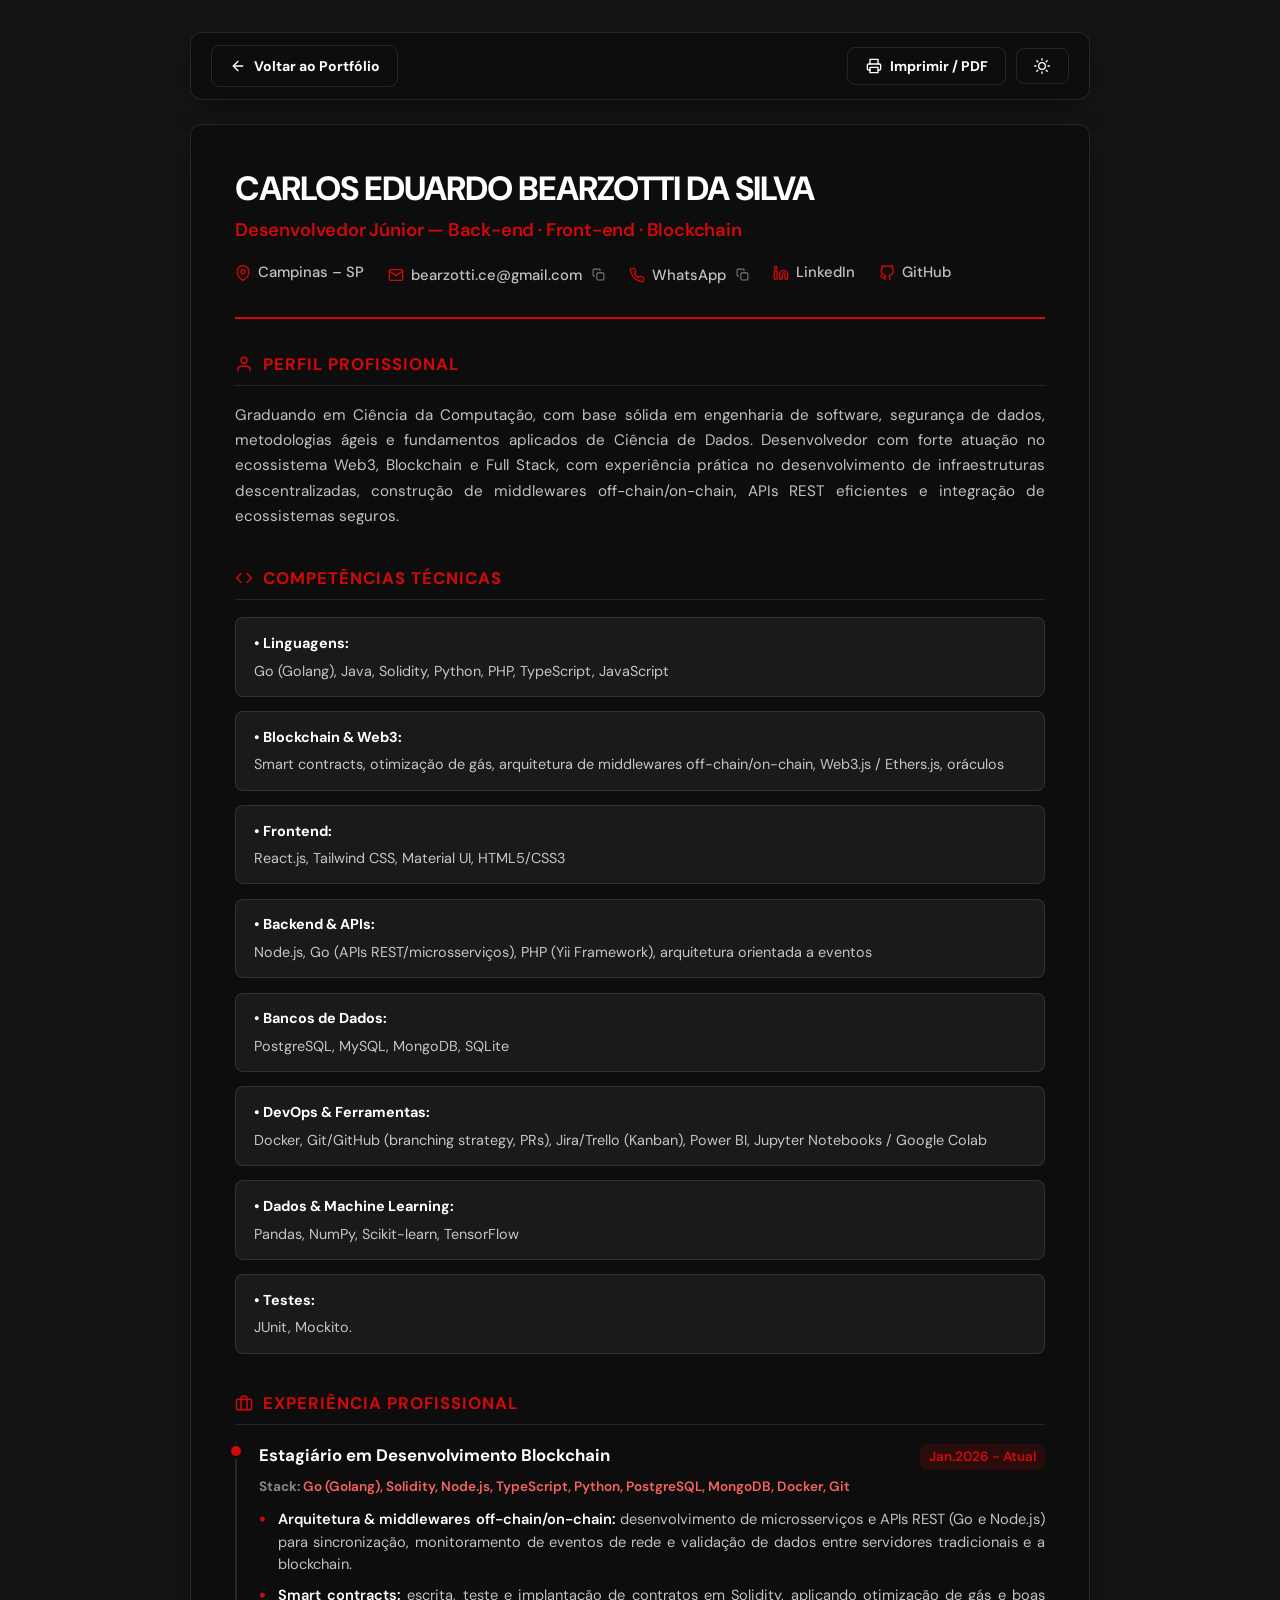
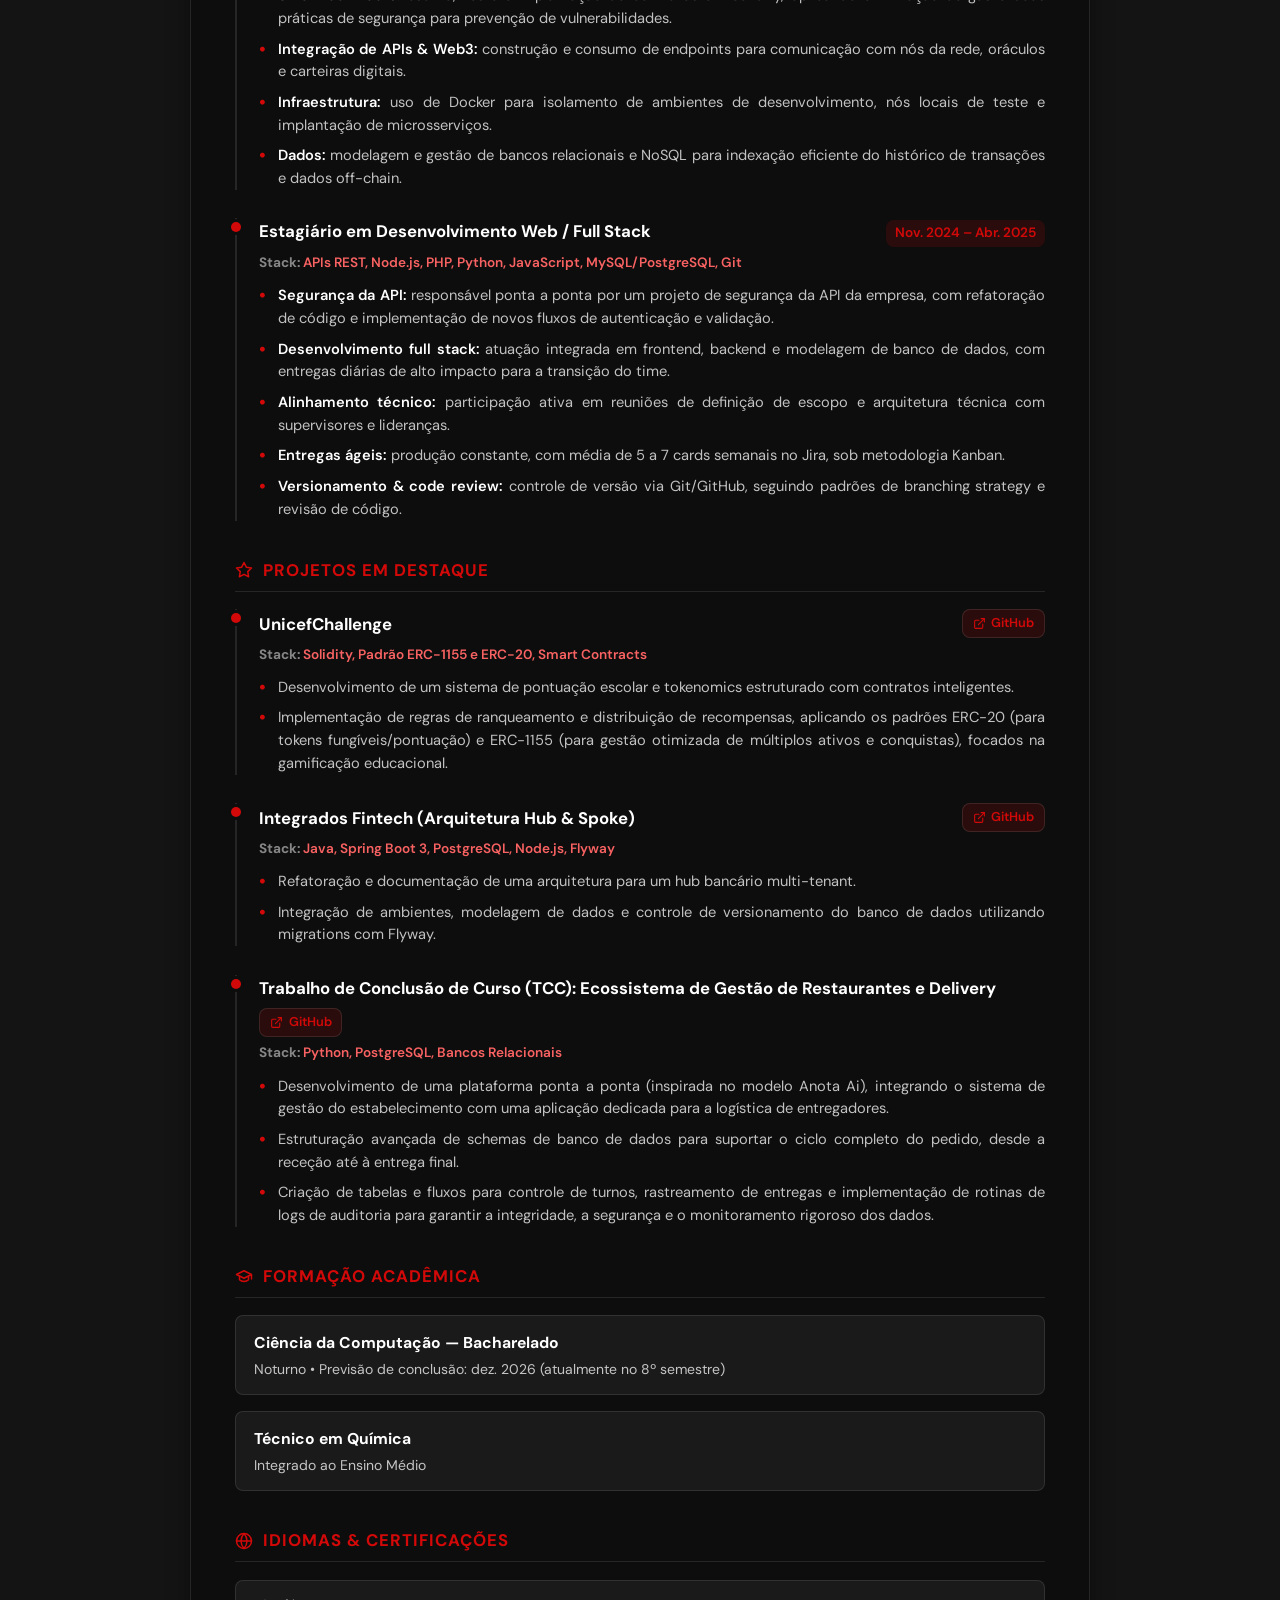
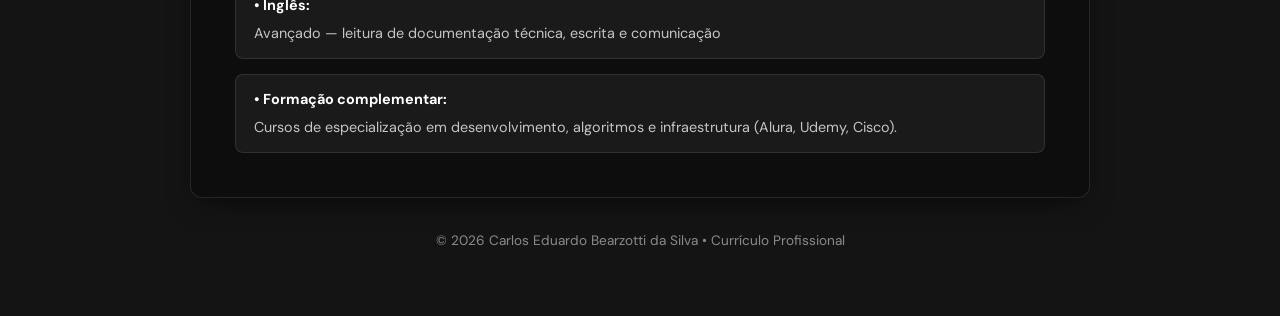
<file: assets/cv/curriculo.html>
<!DOCTYPE html>
<html lang="pt-BR">

<head>
  <meta charset="UTF-8" />
  <meta name="viewport" content="width=device-width, initial-scale=1.0" />
  <meta http-equiv="X-UA-Compatible" content="IE=edge" />
  <meta name="description"
    content="Currículo de Carlos Eduardo Bearzotti da Silva - Desenvolvedor Júnior (Back-end, Front-end, Blockchain)" />
  <meta name="author" content="Carlos Eduardo Bearzotti da Silva" />

  <title>Currículo — Carlos Eduardo Bearzotti da Silva</title>

  <link rel="preconnect" href="https://fonts.googleapis.com" />
  <link rel="preconnect" href="https://fonts.gstatic.com" crossorigin />
  <link
    href="https://fonts.googleapis.com/css2?family=DM+Sans:ital,opsz,wght@0,9..40,100..1000;1,9..40,100..1000&family=Inter:wght@300;400;500;600;700;800&display=swap"
    rel="stylesheet" />
  <link rel="shortcut icon" href="../icons/favicon_copiar.png" type="image/x-icon" />

  <style>
    :root {
      --hue: 0;
      --primary: hsl(var(--hue), 92%, 43%);
      --primary-hover: hsl(var(--hue), 92%, 33%);
      --primary-light: hsla(var(--hue), 92%, 43%, 0.12);
      --bg-page: hsl(0, 0%, 8%);
      --bg-card: hsl(0, 0%, 5%);
      --bg-card-alt: hsl(0, 0%, 10%);
      --text-main: hsl(0, 0%, 100%);
      --text-muted: hsla(0, 0%, 100%, 0.75);
      --text-dim: hsla(0, 0%, 100%, 0.5);
      --border-color: hsla(0, 0%, 100%, 0.1);
      --border-hover: hsla(var(--hue), 92%, 43%, 0.5);
      --badge-bg: hsla(var(--hue), 92%, 43%, 0.15);
      --badge-text: hsl(var(--hue), 92%, 68%);
      --shadow: 0 10px 30px -10px rgba(0, 0, 0, 0.7);
      --radius: 12px;
      --radius-sm: 8px;
      --transition: all 0.25s ease;
    }

    body.light-mode {
      --primary: hsl(var(--hue), 92%, 43%);
      --primary-hover: hsl(var(--hue), 92%, 33%);
      --primary-light: hsla(var(--hue), 92%, 43%, 0.08);
      --bg-page: rgb(241, 241, 241);
      --bg-card: #ffffff;
      --bg-card-alt: rgb(248, 248, 248);
      --text-main: hsl(0, 0%, 0%);
      --text-muted: rgb(32, 32, 32);
      --text-dim: rgb(100, 100, 100);
      --border-color: rgb(229, 229, 229);
      --border-hover: hsla(var(--hue), 92%, 43%, 0.5);
      --badge-bg: hsla(var(--hue), 92%, 43%, 0.1);
      --badge-text: hsl(var(--hue), 92%, 40%);
      --shadow: 0 10px 25px -5px rgba(0, 0, 0, 0.08);
    }

    * {
      margin: 0;
      padding: 0;
      box-sizing: border-box;
    }

    body {
      font-family: 'DM Sans', 'Inter', -apple-system, BlinkMacSystemFont, sans-serif;
      background-color: var(--bg-page);
      color: var(--text-main);
      line-height: 1.6;
      padding: 2rem 1rem 4rem;
      transition: var(--transition);
      -webkit-font-smoothing: antialiased;
    }

    /* Barra de Utilidades de Topo */
    .action-bar-wrapper {
      max-width: 900px;
      margin: 0 auto 1.5rem;
    }

    .action-bar {
      display: flex;
      align-items: center;
      justify-content: space-between;
      flex-wrap: wrap;
      gap: 0.8rem;
      background: var(--bg-card);
      border: 1px solid var(--border-color);
      padding: 0.75rem 1.25rem;
      border-radius: var(--radius);
      box-shadow: var(--shadow);
    }

    .action-group {
      display: flex;
      align-items: center;
      gap: 0.6rem;
      flex-wrap: wrap;
    }

    .btn {
      display: inline-flex;
      align-items: center;
      gap: 0.5rem;
      padding: 0.55rem 1.1rem;
      font-size: 0.875rem;
      font-weight: 700;
      border-radius: var(--radius-sm);
      cursor: pointer;
      text-decoration: none;
      transition: var(--transition);
      border: 1px solid transparent;
      font-family: inherit;
    }

    .btn-outline {
      background-color: transparent;
      color: var(--text-main);
      border-color: var(--border-color);
    }

    .btn-outline:hover {
      background-color: var(--primary-light);
      border-color: var(--primary);
      color: var(--primary);
    }

    /* Container Principal do Currículo */
    .cv-container {
      max-width: 900px;
      margin: 0 auto;
      background: var(--bg-card);
      border: 1px solid var(--border-color);
      border-radius: var(--radius);
      padding: 2.75rem;
      box-shadow: var(--shadow);
      position: relative;
      transition: var(--transition);
    }

    /* Header do Currículo */
    .cv-header {
      border-bottom: 2px solid var(--primary);
      padding-bottom: 1.75rem;
      margin-bottom: 2rem;
    }

    .cv-name {
      font-size: 2.1rem;
      font-weight: 800;
      letter-spacing: -0.03em;
      color: var(--text-main);
      line-height: 1.2;
      margin-bottom: 0.4rem;
      text-transform: uppercase;
    }

    .cv-title {
      font-size: 1.15rem;
      font-weight: 600;
      color: var(--primary);
      margin-bottom: 1rem;
      letter-spacing: -0.01em;
    }

    .contact-list {
      display: flex;
      flex-wrap: wrap;
      gap: 0.75rem 1.5rem;
      list-style: none;
      font-size: 0.925rem;
    }

    .contact-item a,
    .copy-email-btn,
    .copy-contact-btn {
      display: inline-flex;
      align-items: center;
      gap: 0.45rem;
      color: var(--text-muted);
      text-decoration: none;
      transition: var(--transition);
      font-weight: 500;
      font-size: 0.925rem;
      font-family: inherit;
      background: transparent;
      border: none;
      cursor: pointer;
      padding: 0.2rem 0.45rem;
      margin: -0.2rem -0.45rem;
      border-radius: var(--radius-sm);
    }

    .contact-item a:hover,
    .copy-email-btn:hover,
    .copy-contact-btn:hover {
      color: var(--primary);
      background-color: var(--primary-light);
    }

    .contact-item svg,
    .copy-email-btn svg,
    .copy-contact-btn svg {
      flex-shrink: 0;
    }

    .contact-item-copy {
      position: relative;
      display: inline-flex;
      align-items: center;
    }

    .copy-icon {
      opacity: 0.6;
      transition: var(--transition);
      margin-left: 0.15rem;
    }

    .copy-email-btn:hover .copy-icon,
    .copy-contact-btn:hover .copy-icon {
      opacity: 1;
      color: var(--primary);
    }

    .copy-popup {
      position: absolute;
      bottom: calc(100% + 8px);
      left: 50%;
      transform: translateX(-50%) translateY(4px);
      background-color: var(--primary);
      color: #ffffff;
      font-size: 0.75rem;
      font-weight: 700;
      letter-spacing: 0.02em;
      padding: 0.3rem 0.65rem;
      border-radius: 6px;
      box-shadow: 0 6px 16px rgba(0, 0, 0, 0.4);
      pointer-events: none;
      opacity: 0;
      visibility: hidden;
      transition: all 0.2s cubic-bezier(0.16, 1, 0.3, 1);
      white-space: nowrap;
      z-index: 10;
    }

    .copy-popup::after {
      content: '';
      position: absolute;
      top: 100%;
      left: 50%;
      transform: translateX(-50%);
      border-width: 5px 5px 0 5px;
      border-style: solid;
      border-color: var(--primary) transparent transparent transparent;
    }

    .copy-popup.show {
      opacity: 1;
      visibility: visible;
      transform: translateX(-50%) translateY(0);
    }

    /* Seções */
    .cv-section {
      margin-bottom: 2.25rem;
    }

    .cv-section:last-child {
      margin-bottom: 0;
    }

    .section-heading {
      display: flex;
      align-items: center;
      gap: 0.6rem;
      font-size: 1.05rem;
      font-weight: 700;
      text-transform: uppercase;
      letter-spacing: 0.06em;
      color: var(--primary);
      border-bottom: 1px solid var(--border-color);
      padding-bottom: 0.45rem;
      margin-bottom: 1.1rem;
    }

    .section-heading svg {
      width: 18px;
      height: 18px;
    }

    .section-body {
      font-size: 0.95rem;
      color: var(--text-muted);
    }

    .section-body p {
      margin-bottom: 0.75rem;
      line-height: 1.65;
      text-align: justify;
    }

    .section-body p:last-child {
      margin-bottom: 0;
    }

    /* Competências Técnicas */
    .skills-grid {
      display: grid;
      grid-template-columns: 1fr;
      gap: 0.9rem;
    }

    .skill-category {
      display: flex;
      flex-direction: column;
      gap: 0.35rem;
      background: var(--bg-card-alt);
      padding: 0.85rem 1.1rem;
      border-radius: var(--radius-sm);
      border: 1px solid var(--border-color);
    }

    .skill-category-title {
      font-size: 0.9rem;
      font-weight: 700;
      color: var(--text-main);
    }

    .skill-category-desc {
      font-size: 0.9rem;
      color: var(--text-muted);
      line-height: 1.5;
    }

    /* Experiência Profissional */
    .timeline-item {
      position: relative;
      padding-left: 1.4rem;
      border-left: 2px solid var(--border-color);
      margin-bottom: 1.8rem;
      transition: var(--transition);
    }

    .timeline-item:last-child {
      margin-bottom: 0;
    }

    .timeline-item::before {
      content: '';
      position: absolute;
      left: -6px;
      top: 4px;
      width: 10px;
      height: 10px;
      border-radius: 50%;
      background-color: var(--primary);
      box-shadow: 0 0 0 3px var(--bg-card);
    }

    .job-header {
      display: flex;
      justify-content: space-between;
      align-items: baseline;
      flex-wrap: wrap;
      gap: 0.4rem;
      margin-bottom: 0.35rem;
    }

    .job-title {
      font-size: 1.05rem;
      font-weight: 700;
      color: var(--text-main);
    }

    .job-period {
      font-size: 0.85rem;
      font-weight: 600;
      color: var(--primary);
      background: var(--badge-bg);
      padding: 0.15rem 0.55rem;
      border-radius: var(--radius-sm);
    }

    .job-stack {
      font-size: 0.85rem;
      font-weight: 600;
      color: var(--text-dim);
      margin-bottom: 0.65rem;
    }

    .job-stack span {
      color: var(--badge-text);
    }

    .job-summary {
      font-size: 0.925rem;
      color: var(--text-muted);
      margin-bottom: 0.75rem;
      line-height: 1.6;
      text-align: justify;
    }

    .job-bullets {
      list-style: none;
      padding: 0;
      margin: 0;
      display: flex;
      flex-direction: column;
      gap: 0.5rem;
    }

    .job-bullets li {
      position: relative;
      padding-left: 1.15rem;
      font-size: 0.915rem;
      color: var(--text-muted);
      line-height: 1.55;
      text-align: justify;
    }

    .job-bullets li::before {
      content: '•';
      position: absolute;
      left: 0;
      color: var(--primary);
      font-weight: bold;
      font-size: 1.1rem;
      line-height: 1.3;
    }

    .job-bullets li strong {
      color: var(--text-main);
      font-weight: 600;
    }

    /* Formação Acadêmica & Outros */
    .edu-item {
      margin-bottom: 1rem;
      background: var(--bg-card-alt);
      padding: 0.85rem 1.1rem;
      border-radius: var(--radius-sm);
      border: 1px solid var(--border-color);
    }

    .edu-item:last-child {
      margin-bottom: 0;
    }

    .edu-title {
      font-size: 0.98rem;
      font-weight: 700;
      color: var(--text-main);
    }

    .edu-meta {
      font-size: 0.875rem;
      color: var(--text-muted);
      margin-top: 0.2rem;
    }

    .project-link {
      display: inline-flex;
      align-items: center;
      gap: 0.35rem;
      font-size: 0.8rem;
      font-weight: 600;
      color: var(--primary);
      text-decoration: none;
      padding: 0.2rem 0.6rem;
      border-radius: var(--radius-sm);
      background: var(--badge-bg);
      border: 1px solid var(--border-color);
      transition: var(--transition);
    }

    .project-link:hover {
      background: var(--primary);
      color: #ffffff;
      border-color: var(--primary);
    }

    .location-tag {
      display: inline-flex;
      align-items: center;
      gap: 0.45rem;
      color: var(--text-muted);
      font-weight: 500;
      font-size: 0.925rem;
    }

    /* Rodapé da página */
    .cv-footer {
      text-align: center;
      margin-top: 2rem;
      font-size: 0.85rem;
      color: var(--text-dim);
    }

    /* Responsividade para Telas Pequenas */
    @media (max-width: 640px) {
      body {
        padding: 1rem 0.5rem 2rem;
      }

      .cv-container {
        padding: 1.5rem 1.15rem;
      }

      .cv-name {
        font-size: 1.6rem;
      }

      .cv-title {
        font-size: 1rem;
      }

      .action-bar {
        flex-direction: column;
        align-items: stretch;
      }

      .action-group {
        justify-content: center;
      }
    }

    /* Estilos para Impressão e Exportação PDF */
    @media print {
      body {
        background: #ffffff !important;
        color: #000000 !important;
        padding: 0 !important;
      }

      .action-bar-wrapper,
      .cv-footer {
        display: none !important;
      }

      .cv-container {
        border: none !important;
        box-shadow: none !important;
        padding: 0.5rem 1rem !important;
        max-width: 100% !important;
      }

      .cv-header {
        border-bottom-color: #222 !important;
      }

      .section-heading {
        border-bottom-color: #ddd !important;
        color: #111 !important;
      }

      .timeline-item::before {
        box-shadow: none !important;
      }

      .timeline-item,
      .cv-section,
      .edu-item,
      .skill-category {
        break-inside: avoid;
      }

      .project-link {
        display: none !important;
      }
    }
  </style>
</head>

<body>
  <!-- Barra de Ações Superior -->
  <div class="action-bar-wrapper">
    <div class="action-bar">
      <div class="action-group">
        <a href="../../index.html" class="btn btn-outline" id="btnBack" title="Retornar à página inicial">
          <svg width="16" height="16" viewBox="0 0 24 24" fill="none" stroke="currentColor" stroke-width="2"
            stroke-linecap="round" stroke-linejoin="round">
            <line x1="19" y1="12" x2="5" y2="12"></line>
            <polyline points="12 19 5 12 12 5"></polyline>
          </svg>
          Voltar ao Portfólio
        </a>
      </div>

      <div class="action-group">
        <button id="btnPrint" class="btn btn-outline" title="Imprimir currículo ou salvar em PDF" aria-label="Imprimir currículo">
          <svg width="16" height="16" viewBox="0 0 24 24" fill="none" stroke="currentColor" stroke-width="2" stroke-linecap="round" stroke-linejoin="round">
            <polyline points="6 9 6 2 18 2 18 9"></polyline>
            <path d="M6 18H4a2 2 0 0 1-2-2v-5a2 2 0 0 1 2-2h16a2 2 0 0 1 2 2v5a2 2 0 0 1-2 2h-2"></path>
            <rect x="6" y="14" width="12" height="8"></rect>
          </svg>
          Imprimir / PDF
        </button>

        <button id="btnTheme" class="btn btn-outline" title="Alternar tema claro/escuro" aria-label="Alternar tema">
          <svg id="themeIconDark" width="16" height="16" viewBox="0 0 24 24" fill="none" stroke="currentColor"
            stroke-width="2" stroke-linecap="round" stroke-linejoin="round">
            <circle cx="12" cy="12" r="5"></circle>
            <line x1="12" y1="1" x2="12" y2="3"></line>
            <line x1="12" y1="21" x2="12" y2="23"></line>
            <line x1="4.22" y1="4.22" x2="5.64" y2="5.64"></line>
            <line x1="18.36" y1="18.36" x2="19.78" y2="19.78"></line>
            <line x1="1" y1="12" x2="3" y2="12"></line>
            <line x1="21" y1="12" x2="23" y2="12"></line>
            <line x1="4.22" y1="19.78" x2="5.64" y2="18.36"></line>
            <line x1="18.36" y1="5.64" x2="19.78" y2="4.22"></line>
          </svg>
          <svg id="themeIconLight" style="display: none;" width="16" height="16" viewBox="0 0 24 24" fill="none"
            stroke="currentColor" stroke-width="2" stroke-linecap="round" stroke-linejoin="round">
            <path d="M21 12.79A9 9 0 1 1 11.21 3 7 7 0 0 0 21 12.79z"></path>
          </svg>
        </button>
      </div>
    </div>
  </div>

  <!-- Documento Principal do Currículo -->
  <main class="cv-container">
    <!-- Cabeçalho -->
    <header class="cv-header">
      <h1 class="cv-name">Carlos Eduardo Bearzotti da Silva</h1>
      <div class="cv-title">Desenvolvedor Júnior — Back-end · Front-end · Blockchain</div>

      <ul class="contact-list">
        <li class="contact-item">
          <span class="location-tag">
            <svg width="16" height="16" viewBox="0 0 24 24" fill="none" stroke="var(--primary)" stroke-width="2"
              stroke-linecap="round" stroke-linejoin="round">
              <path d="M21 10c0 7-9 13-9 13s-9-6-9-13a9 9 0 0 1 18 0z"></path>
              <circle cx="12" cy="10" r="3"></circle>
            </svg>
            Campinas – SP
          </span>
        </li>

        <li class="contact-item contact-item-copy">
          <button type="button" id="btnCopyEmail" class="copy-email-btn" title="Clique para copiar o e-mail" aria-label="Copiar e-mail: bearzotti.ce@gmail.com">
            <svg width="16" height="16" viewBox="0 0 24 24" fill="none" stroke="var(--primary)" stroke-width="2"
              stroke-linecap="round" stroke-linejoin="round">
              <path d="M4 4h16c1.1 0 2 .9 2 2v12c0 1.1-.9 2-2 2H4c-1.1 0-2-.9-2-2V6c0-1.1.9-2 2-2z"></path>
              <polyline points="22,6 12,13 2,6"></polyline>
            </svg>
            <span>bearzotti.ce@gmail.com</span>
            <svg class="copy-icon" width="13" height="13" viewBox="0 0 24 24" fill="none" stroke="currentColor"
              stroke-width="2" stroke-linecap="round" stroke-linejoin="round">
              <rect x="9" y="9" width="13" height="13" rx="2" ry="2"></rect>
              <path d="M5 15H4a2 2 0 0 1-2-2V4a2 2 0 0 1 2-2h9a2 2 0 0 1 2 2v1"></path>
            </svg>
          </button>
          <span class="copy-popup" id="copyPopup">Copiado!</span>
        </li>

        <li class="contact-item contact-item-copy">
          <button type="button" id="btnCopyPhone" class="copy-contact-btn"
            title="Clique para copiar o número de WhatsApp" aria-label="Copiar WhatsApp: (19) 97422-6880">
            <svg width="16" height="16" viewBox="0 0 24 24" fill="none" stroke="var(--primary)" stroke-width="2"
              stroke-linecap="round" stroke-linejoin="round">
              <path
                d="M22 16.92v3a2 2 0 0 1-2.18 2 19.79 19.79 0 0 1-8.63-3.07 19.5 19.5 0 0 1-6-6 19.79 19.79 0 0 1-3.07-8.67A2 2 0 0 1 4.11 2h3a2 2 0 0 1 2 1.72 12.84 12.84 0 0 0 .7 2.81 2 2 0 0 1-.45 2.11L8.09 9.91a16 16 0 0 0 6 6l1.27-1.27a2 2 0 0 1 2.11-.45 12.84 12.84 0 0 0 2.81.7A2 2 0 0 1 22 16.92z">
              </path>
            </svg>
            <span>WhatsApp</span>
            <svg class="copy-icon" width="13" height="13" viewBox="0 0 24 24" fill="none" stroke="currentColor"
              stroke-width="2" stroke-linecap="round" stroke-linejoin="round">
              <rect x="9" y="9" width="13" height="13" rx="2" ry="2"></rect>
              <path d="M5 15H4a2 2 0 0 1-2-2V4a2 2 0 0 1 2-2h9a2 2 0 0 1 2 2v1"></path>
            </svg>
          </button>
          <span class="copy-popup" id="copyPhonePopup">Copiado!</span>
        </li>

        <li class="contact-item">
          <a href="https://linkedin.com/in/carloseduardobearzotti" target="_blank" rel="noopener noreferrer"
            title="Perfil no LinkedIn">
            <svg width="16" height="16" viewBox="0 0 24 24" fill="none" stroke="var(--primary)" stroke-width="2"
              stroke-linecap="round" stroke-linejoin="round">
              <path d="M16 8a6 6 0 0 1 6 6v7h-4v-7a2 2 0 0 0-2-2 2 2 0 0 0-2 2v7h-4v-7a6 6 0 0 1 6-6z"></path>
              <rect x="2" y="9" width="4" height="12"></rect>
              <circle cx="4" cy="4" r="2"></circle>
            </svg>
            LinkedIn
          </a>
        </li>

        <li class="contact-item">
          <a href="https://github.com/carlosbearzotti" target="_blank" rel="noopener noreferrer"
            title="Perfil no GitHub">
            <svg width="16" height="16" viewBox="0 0 24 24" fill="none" stroke="var(--primary)" stroke-width="2"
              stroke-linecap="round" stroke-linejoin="round">
              <path
                d="M9 19c-5 1.5-5-2.5-7-3m14 6v-3.87a3.37 3.37 0 0 0-.94-2.61c3.14-.35 6.44-1.54 6.44-7A5.44 5.44 0 0 0 20 4.77 5.07 5.07 0 0 0 19.91 1S18.73.65 16 2.48a13.38 13.38 0 0 0-7 0C6.27.65 5.09 1 5.09 1A5.07 5.07 0 0 0 5 4.77a5.44 5.44 0 0 0-1.5 3.78c0 5.42 3.3 6.61 6.44 7A3.37 3.37 0 0 0 9 18.13V22">
              </path>
            </svg>
            GitHub
          </a>
        </li>
      </ul>
    </header>

    <!-- Perfil Profissional -->
    <section class="cv-section">
      <h2 class="section-heading">
        <svg viewBox="0 0 24 24" fill="none" stroke="currentColor" stroke-width="2" stroke-linecap="round"
          stroke-linejoin="round">
          <path d="M20 21v-2a4 4 0 0 0-4-4H8a4 4 0 0 0-4 4v2"></path>
          <circle cx="12" cy="7" r="4"></circle>
        </svg>
        Perfil Profissional
      </h2>
      <div class="section-body">
        <p>
          Graduando em Ciência da Computação, com base sólida em engenharia de software, segurança de dados, metodologias ágeis e fundamentos aplicados de Ciência de Dados. Desenvolvedor com forte atuação no ecossistema Web3, Blockchain e Full Stack, com experiência prática no desenvolvimento de infraestruturas descentralizadas, construção de middlewares off-chain/on-chain, APIs REST eficientes e integração de ecossistemas seguros.
        </p>
      </div>
    </section>

    <!-- Competências Técnicas -->
    <section class="cv-section">
      <h2 class="section-heading">
        <svg viewBox="0 0 24 24" fill="none" stroke="currentColor" stroke-width="2" stroke-linecap="round"
          stroke-linejoin="round">
          <polyline points="16 18 22 12 16 6"></polyline>
          <polyline points="8 6 2 12 8 18"></polyline>
        </svg>
        Competências Técnicas
      </h2>
      <div class="skills-grid">
        <div class="skill-category">
          <div class="skill-category-title">• Linguagens:</div>
          <div class="skill-category-desc">Go (Golang), Java, Solidity, Python, PHP, TypeScript, JavaScript</div>
        </div>

        <div class="skill-category">
          <div class="skill-category-title">• Blockchain & Web3:</div>
          <div class="skill-category-desc">Smart contracts, otimização de gás, arquitetura de middlewares
            off-chain/on-chain, Web3.js / Ethers.js, oráculos</div>
        </div>

        <div class="skill-category">
          <div class="skill-category-title">• Frontend:</div>
          <div class="skill-category-desc">React.js, Tailwind CSS, Material UI, HTML5/CSS3</div>
        </div>

        <div class="skill-category">
          <div class="skill-category-title">• Backend & APIs:</div>
          <div class="skill-category-desc">Node.js, Go (APIs REST/microsserviços), PHP (Yii Framework), arquitetura
            orientada a eventos</div>
        </div>

        <div class="skill-category">
          <div class="skill-category-title">• Bancos de Dados:</div>
          <div class="skill-category-desc">PostgreSQL, MySQL, MongoDB, SQLite</div>
        </div>

        <div class="skill-category">
          <div class="skill-category-title">• DevOps & Ferramentas:</div>
          <div class="skill-category-desc">Docker, Git/GitHub (branching strategy, PRs), Jira/Trello (Kanban), Power BI,
            Jupyter Notebooks / Google Colab</div>
        </div>

        <div class="skill-category">
          <div class="skill-category-title">• Dados & Machine Learning:</div>
          <div class="skill-category-desc">Pandas, NumPy, Scikit-learn, TensorFlow</div>
        </div>

        <div class="skill-category">
          <div class="skill-category-title">• Testes:</div>
          <div class="skill-category-desc">JUnit, Mockito.</div>
        </div>
      </div>
    </section>

    <!-- Experiência Profissional -->
    <section class="cv-section">
      <h2 class="section-heading">
        <svg viewBox="0 0 24 24" fill="none" stroke="currentColor" stroke-width="2" stroke-linecap="round"
          stroke-linejoin="round">
          <rect x="2" y="7" width="20" height="14" rx="2" ry="2"></rect>
          <path d="M16 21V5a2 2 0 0 0-2-2h-4a2 2 0 0 0-2 2v16"></path>
        </svg>
        Experiência Profissional
      </h2>

      <!-- Experiência 1 -->
      <article class="timeline-item">
        <div class="job-header">
          <h3 class="job-title">Estagiário em Desenvolvimento Blockchain</h3>
          <span class="job-period">Jan.2026 - Atual</span>
        </div>
        <div class="job-stack">
          <strong>Stack:</strong> <span>Go (Golang), Solidity, Node.js, TypeScript, Python, PostgreSQL, MongoDB, Docker,
            Git</span>
        </div>
        <ul class="job-bullets">
          <li><strong>Arquitetura & middlewares off-chain/on-chain:</strong> desenvolvimento de microsserviços e APIs
            REST (Go e Node.js) para sincronização, monitoramento de eventos de rede e validação de dados entre
            servidores tradicionais e a blockchain.</li>
          <li><strong>Smart contracts:</strong> escrita, teste e implantação de contratos em Solidity, aplicando
            otimização de gás e boas práticas de segurança para prevenção de vulnerabilidades.</li>
          <li><strong>Integração de APIs & Web3:</strong> construção e consumo de endpoints para comunicação com nós da
            rede, oráculos e carteiras digitais.</li>
          <li><strong>Infraestrutura:</strong> uso de Docker para isolamento de ambientes de desenvolvimento, nós locais
            de teste e implantação de microsserviços.</li>
          <li><strong>Dados:</strong> modelagem e gestão de bancos relacionais e NoSQL para indexação eficiente do
            histórico de transações e dados off-chain.</li>
        </ul>
      </article>

      <!-- Experiência 2 -->
      <article class="timeline-item">
        <div class="job-header">
          <h3 class="job-title">Estagiário em Desenvolvimento Web / Full Stack</h3>
          <span class="job-period">Nov. 2024 – Abr. 2025</span>
        </div>
        <div class="job-stack">
          <strong>Stack:</strong> <span>APIs REST, Node.js, PHP, Python, JavaScript, MySQL/PostgreSQL, Git</span>
        </div>
        <ul class="job-bullets">
          <li><strong>Segurança da API:</strong> responsável ponta a ponta por um projeto de segurança da API da empresa,
            com refatoração de código e implementação de novos fluxos de autenticação e validação.</li>
          <li><strong>Desenvolvimento full stack:</strong> atuação integrada em frontend, backend e modelagem de banco
            de dados, com entregas diárias de alto impacto para a transição do time.</li>
          <li><strong>Alinhamento técnico:</strong> participação ativa em reuniões de definição de escopo e arquitetura
            técnica com supervisores e lideranças.</li>
          <li><strong>Entregas ágeis:</strong> produção constante, com média de 5 a 7 cards semanais no Jira, sob
            metodologia Kanban.</li>
          <li><strong>Versionamento & code review:</strong> controle de versão via Git/GitHub, seguindo padrões de
            branching strategy e revisão de código.</li>
        </ul>
      </article>
    </section>

    <!-- Projetos em Destaque -->
    <section class="cv-section">
      <h2 class="section-heading">
        <svg viewBox="0 0 24 24" fill="none" stroke="currentColor" stroke-width="2" stroke-linecap="round"
          stroke-linejoin="round">
          <polygon points="12 2 15.09 8.26 22 9.27 17 14.14 18.18 21.02 12 17.77 5.82 21.02 7 14.14 2 9.27 8.91 8.26 12 2"></polygon>
        </svg>
        Projetos em Destaque
      </h2>

      <!-- Projeto 1: UnicefChallenge -->
      <article class="timeline-item">
        <div class="job-header">
          <h3 class="job-title">UnicefChallenge</h3>
          <a href="https://github.com/carlosbearzotti/unicefChallenge" target="_blank" rel="noopener noreferrer"
            class="project-link" title="Repositório no GitHub">
            <svg width="13" height="13" viewBox="0 0 24 24" fill="none" stroke="currentColor" stroke-width="2"
              stroke-linecap="round" stroke-linejoin="round">
              <path d="M18 13v6a2 2 0 0 1-2 2H5a2 2 0 0 1-2-2V8a2 2 0 0 1 2-2h6"></path>
              <polyline points="15 3 21 3 21 9"></polyline>
              <line x1="10" y1="14" x2="21" y2="3"></line>
            </svg>
            GitHub
          </a>
        </div>
        <div class="job-stack">
          <strong>Stack:</strong> <span>Solidity, Padrão ERC-1155 e ERC-20, Smart Contracts</span>
        </div>
        <ul class="job-bullets">
          <li>Desenvolvimento de um sistema de pontuação escolar e tokenomics estruturado com contratos inteligentes.</li>
          <li>Implementação de regras de ranqueamento e distribuição de recompensas, aplicando os padrões ERC-20 (para
            tokens fungíveis/pontuação) e ERC-1155 (para gestão otimizada de múltiplos ativos e conquistas), focados na
            gamificação educacional.</li>
        </ul>
      </article>

      <!-- Projeto 2: Integrados Fintech -->
      <article class="timeline-item">
        <div class="job-header">
          <h3 class="job-title">Integrados Fintech (Arquitetura Hub & Spoke)</h3>
          <a href="https://github.com/carlosbearzotti/INTEGRATE_SERVICES_JAVA_API" target="_blank"
            rel="noopener noreferrer" class="project-link" title="Repositório no GitHub">
            <svg width="13" height="13" viewBox="0 0 24 24" fill="none" stroke="currentColor" stroke-width="2"
              stroke-linecap="round" stroke-linejoin="round">
              <path d="M18 13v6a2 2 0 0 1-2 2H5a2 2 0 0 1-2-2V8a2 2 0 0 1 2-2h6"></path>
              <polyline points="15 3 21 3 21 9"></polyline>
              <line x1="10" y1="14" x2="21" y2="3"></line>
            </svg>
            GitHub
          </a>
        </div>
        <div class="job-stack">
          <strong>Stack:</strong> <span>Java, Spring Boot 3, PostgreSQL, Node.js, Flyway</span>
        </div>
        <ul class="job-bullets">
          <li>Refatoração e documentação de uma arquitetura para um hub bancário multi-tenant.</li>
          <li>Integração de ambientes, modelagem de dados e controle de versionamento do banco de dados utilizando
            migrations com Flyway.</li>
        </ul>
      </article>

      <!-- Projeto 3: TCC Restaurantes e Delivery -->
      <article class="timeline-item">
        <div class="job-header">
          <h3 class="job-title">Trabalho de Conclusão de Curso (TCC): Ecossistema de Gestão de Restaurantes e Delivery</h3>
          <a href="https://github.com/carlosbearzotti/TCC_DEMO" target="_blank" rel="noopener noreferrer"
            class="project-link" title="Repositório no GitHub">
            <svg width="13" height="13" viewBox="0 0 24 24" fill="none" stroke="currentColor" stroke-width="2"
              stroke-linecap="round" stroke-linejoin="round">
              <path d="M18 13v6a2 2 0 0 1-2 2H5a2 2 0 0 1-2-2V8a2 2 0 0 1 2-2h6"></path>
              <polyline points="15 3 21 3 21 9"></polyline>
              <line x1="10" y1="14" x2="21" y2="3"></line>
            </svg>
            GitHub
          </a>
        </div>
        <div class="job-stack">
          <strong>Stack:</strong> <span>Python, PostgreSQL, Bancos Relacionais</span>
        </div>
        <ul class="job-bullets">
          <li>Desenvolvimento de uma plataforma ponta a ponta (inspirada no modelo Anota Ai), integrando o sistema de
            gestão do estabelecimento com uma aplicação dedicada para a logística de entregadores.</li>
          <li>Estruturação avançada de schemas de banco de dados para suportar o ciclo completo do pedido, desde a
            receção até à entrega final.</li>
          <li>Criação de tabelas e fluxos para controle de turnos, rastreamento de entregas e implementação de rotinas de
            logs de auditoria para garantir a integridade, a segurança e o monitoramento rigoroso dos dados.</li>
        </ul>
      </article>
    </section>

    <!-- Formação Acadêmica -->
    <section class="cv-section">
      <h2 class="section-heading">
        <svg viewBox="0 0 24 24" fill="none" stroke="currentColor" stroke-width="2" stroke-linecap="round"
          stroke-linejoin="round">
          <path d="M22 10v6M2 10l10-5 10 5-10 5z"></path>
          <path d="M6 12v5c3 3 9 3 12 0v-5"></path>
        </svg>
        Formação Acadêmica
      </h2>
      <div class="edu-item">
        <div class="edu-title">Ciência da Computação — Bacharelado</div>
        <div class="edu-meta">Noturno • Previsão de conclusão: dez. 2026 (atualmente no 8º semestre)</div>
      </div>
      <div class="edu-item">
        <div class="edu-title">Técnico em Química</div>
        <div class="edu-meta">Integrado ao Ensino Médio</div>
      </div>
    </section>

    <!-- Idiomas & Certificações -->
    <section class="cv-section">
      <h2 class="section-heading">
        <svg viewBox="0 0 24 24" fill="none" stroke="currentColor" stroke-width="2" stroke-linecap="round"
          stroke-linejoin="round">
          <circle cx="12" cy="12" r="10"></circle>
          <line x1="2" y1="12" x2="22" y2="12"></line>
          <path d="M12 2a15.3 15.3 0 0 1 4 10 15.3 15.3 0 0 1-4 10 15.3 15.3 0 0 1-4-10 15.3 15.3 0 0 1 4-10z"></path>
        </svg>
        Idiomas & Certificações
      </h2>
      <div class="skills-grid">
        <div class="skill-category">
          <div class="skill-category-title">• Inglês:</div>
          <div class="skill-category-desc">Avançado — leitura de documentação técnica, escrita e comunicação</div>
        </div>
        <div class="skill-category">
          <div class="skill-category-title">• Formação complementar:</div>
          <div class="skill-category-desc">Cursos de especialização em desenvolvimento, algoritmos e infraestrutura
            (Alura, Udemy, Cisco).</div>
        </div>
      </div>
    </section>
  </main>

  <footer class="cv-footer">
    <p>© 2026 Carlos Eduardo Bearzotti da Silva • Currículo Profissional</p>
  </footer>

  <script>
    // Gerenciamento de tema Claro / Escuro
    const btnTheme = document.getElementById('btnTheme');
    const iconDark = document.getElementById('themeIconDark');
    const iconLight = document.getElementById('themeIconLight');

    function updateThemeIcons(isLight) {
      if (isLight) {
        iconDark.style.display = 'none';
        iconLight.style.display = 'block';
      } else {
        iconDark.style.display = 'block';
        iconLight.style.display = 'none';
      }
    }

    // Carregar tema salvo ou padrão do sistema
    const savedTheme = localStorage.getItem('cv-theme');
    if (savedTheme === 'light') {
      document.body.classList.add('light-mode');
      updateThemeIcons(true);
    } else {
      updateThemeIcons(false);
    }

    const btnPrint = document.getElementById('btnPrint');
    if (btnPrint) {
      btnPrint.addEventListener('click', () => {
        window.print();
      });
    }

    btnTheme.addEventListener('click', () => {
      const isLight = document.body.classList.toggle('light-mode');
      localStorage.setItem('cv-theme', isLight ? 'light' : 'dark');
      updateThemeIcons(isLight);
    });

    // Lógica genérica de cópia com pop-up
    function setupCopyButton(btnId, popupId, textToCopy) {
      const btn = document.getElementById(btnId);
      const popup = document.getElementById(popupId);
      let timeout;

      if (btn && popup) {
        btn.addEventListener('click', async () => {
          try {
            if (navigator.clipboard && window.isSecureContext) {
              await navigator.clipboard.writeText(textToCopy);
            } else {
              const textArea = document.createElement('textarea');
              textArea.value = textToCopy;
              textArea.style.position = 'fixed';
              textArea.style.left = '-999999px';
              document.body.appendChild(textArea);
              textArea.focus();
              textArea.select();
              document.execCommand('copy');
              textArea.remove();
            }

            popup.classList.add('show');
            clearTimeout(timeout);
            timeout = setTimeout(() => {
              popup.classList.remove('show');
            }, 2000);
          } catch (err) {
            console.error('Falha ao copiar:', err);
          }
        });
      }
    }

    setupCopyButton('btnCopyEmail', 'copyPopup', 'bearzotti.ce@gmail.com');
    setupCopyButton('btnCopyPhone', 'copyPhonePopup', '(19) 97422-6880');
  </script>
</body>

</html>
</file>
